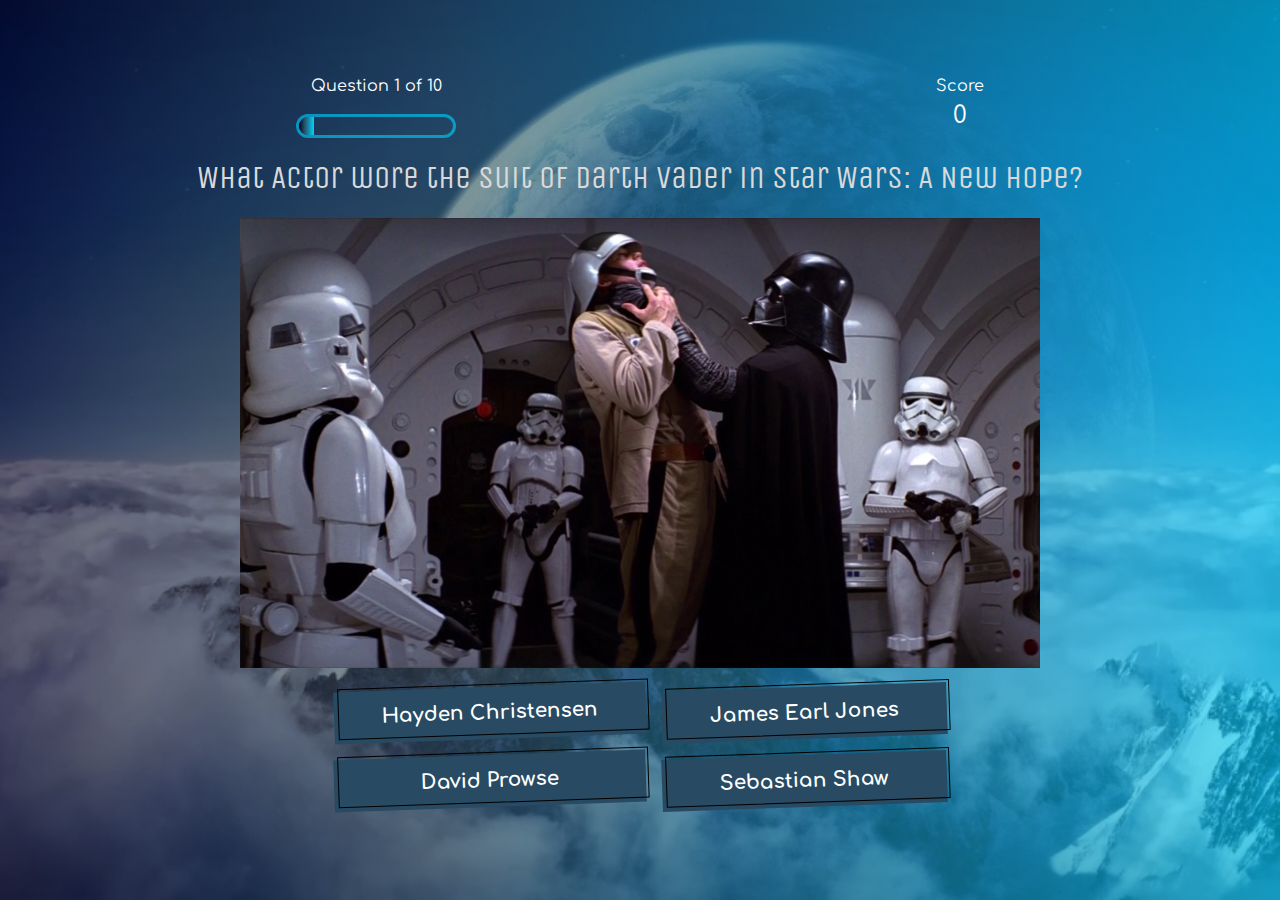
<file: quiz.html>
<!DOCTYPE html>
<html lang="en">

<head>
    <meta charset="UTF-8">
    <meta http-equiv="X-UA-Compatible" content="IE=edge">
    <meta name="viewport" content="width=device-width, initial-scale=1.0">
    <meta name="description" content="Sci-Fi Movie Quiz">
    <meta name="keywords"
    content="science fiction, movies, quiz, game, geek, nerd, scifi, film">
    <link rel="stylesheet" href="assets/css/style.css">
    <title>Home Page</title>
    <link rel="icon" type="image/x-icon" href="/assets/media/favicon-32x32.png">
    <style>
        @import url('https://fonts.googleapis.com/css2?family=Unica+One&display=swap');
        @import url('https://fonts.googleapis.com/css2?family=Comfortaa&family=Montserrat&family=Unica+One&display=swap');
    </style>
</head>
<body class="home-body">
    <!-- Add hide class to hide container on start quiz -->
    <div class="container hide" id="question-container">
        <!-- score area for progress bar and score tally -->
        <div id="score-area">
            <div class="score-area-item">
                <p id="progress-text" class="score-area-prefix">Question #</p>
                <div id="progress-bar">
                    <div id="progress-bar-full"></div>
                </div>
            </div>
            <div class="score-area-item">
                <p class="score-area-prefix">Score</p>
                <div class="score-main-text" id="score">0</div>
            </div>
        </div>
        <!-- Place holder structure for questions injected by JS script -->
        <div id="question">Here is a Question? </div>
        <div class="img-box" id="image-box"></div>
        <div id="answer" class="answer-container">
            <p class="choice-num">1.</p>
            <p class="choice-text">This is answer 1</p>
        </div>
        <div class="ctrl-buttons">
            <button id="next-btn" class="btn" aria-label="brings you to the next question">Next</button>
        </div>
    </div>
    <!-- link to all JS pages that interact with elements on page -->
    <script src="assets/js/script.js"></script>
    <script src="assets/js/quiz.js"></script>
    <footer>
    </footer>
</body>

</html>
</file>
<file: assets/css/style.css>
/* Table of Contents  

1. Global Styles
    1.1 CSS Reset 
    1.2 Variables
2. Typography
3. Page Styles 
    3.1 Home Page Styles
    3.2 Quiz Page Styles 
    3.3 End Page Styles 
    3.4 Global Styles 
4. Utilities
    4.1 Buttons 
5. Media Queries 

*/

/*  ================
    1. global styles
    ================ */

/* === 1.1 CSS Reset === */
/* CSS Reset by Andy Bell - See README */

/* Box sizing rules */
*,
*::before,
*::after {
    box-sizing: border-box;
}

/* Remove default margin */
body,
h1,
h2,
h3,
h4,
p,
figure,
blockquote,
dl,
dd {
    margin: 0;
}

/* Remove list styles on ul, ol elements with a list role, which suggests default styling will be removed */
ul[role='list'],
ol[role='list'] {
    list-style: none;
}

/* Set core root defaults */
html:focus-within {
    scroll-behavior: smooth;
}

/* Set core body defaults */
body {
    min-height: 100vh;
    text-rendering: optimizeSpeed;
    line-height: 1.5;
    background: var(--background);
}

/* A elements that don't have a class get default styles */
a:not([class]) {
    text-decoration-skip-ink: auto;
}

/* Make images easier to work with */
img,
picture {
    max-width: 100%;
    display: block;
}

/* Inherit fonts for inputs and buttons */
input,
button,
textarea,
select {
    font: inherit;
}

/* Remove all animations, transitions and smooth scroll for people that prefer not to see them */
@media (prefers-reduced-motion: reduce) {
    html:focus-within {
        scroll-behavior: auto;
    }

    *,
    *::before,
    *::after {
        animation-duration: 0.01ms !important;
        animation-iteration-count: 1 !important;
        transition-duration: 0.01ms !important;
        scroll-behavior: auto !important;
    }
}

/* === 1.2 Variables  */


/* styling presets saved as root variables */
:root {

    --ff-prim: "Unica One", sans-serif;
    --ff-sec: "Comfortaa", sans-serif;

    --background: rgb(2, 0, 36);
    --background-sec: rgb(40, 75, 99);
    --background-ter: rgb(53, 53, 53);

    --clr-prim: rgb(217, 217, 217);
    --clr-sec: rgb(255, 255, 255);

    --fs-300: 0.875rem;
    --fs-400: 1rem;
    --fs-500: 1.5rem;
    --fs-700: 1.75rem;
    --fs-900: 2.5rem;

    --fw-400: 500;
    --fw-700: 700;
    --fw-900: 900;
}

/*  =============
    2. typography 
    ============= */
h1,
h2 {
    font-family: var(--ff-prim);
    color: Var(--clr-prim);
}

/* clamp sets responsive font size (Min value, preferred value, max value */

h1 {
    font-size: clamp(1rem, 1rem + 10vw, 4rem);
}

h2 {
    font-size: clamp(.75rem, 1rem + 10vw, 3rem);
}

p {
    font-family: var(--ff-sec);
    font-size: clamp(.5rem, .5rem + 10vw, 1rem);
    color: var(--clr-sec);
}

#question {
    font-size: 1.5rem;
    font-family: var(--ff-prim);
    color: Var(--clr-prim);

}

/*  =============
    3. Page Styles  
    ============= */

/* === 3.1 Home Page Styles  === */

/* Add linear gradient to background image for contrast */

.home-body {
    background: linear-gradient(90deg, rgba(2, 0, 36, 0.6) 0%, rgba(40, 75, 99, 0.6) 35%, rgba(0, 212, 255, 0.6) 100%), url('../media/bg_scifi_img.webp') no-repeat center center;
    background-size: cover;
}

.container {
    width: 100vw;
    height: 100vh;
    display: flex;
    flex-direction: column;
    justify-content: center;
    align-items: center;
    max-width: 80vw;
    margin: 0 auto;
}

.card {
    background-color: rgba(40, 75, 99, 0.75);
    padding: 2rem;
    border-radius: 50px;
}

.home-heading {
    text-align: center;
}

.home-text {
    margin-bottom: 1.5rem;
    text-align: center;
}


/* === 3.2 Quiz Page Styles */

#question {
    margin-bottom: 1rem;
    margin-top: 1rem;
    text-align: center;
}

.choice-num {
    padding: 1.5rem 2rem;
}

.choice-text {
    padding: 1.5rem;
    width: 100%;
}

.answer-container {
    display: grid;
    grid-template-columns: repeat(2, auto);
    gap: 1rem;
    margin: 1.2rem 0;
}

/* score area */
#score-area {
    display: flex;
    justify-content: space-between;
    margin-left: 1rem;
    margin-right: 1rem;
    gap: 5rem;
}

.score-area-prefix {
    text-align: center;
    font-size: 1rem;
}

.score-main-text {
    text-align: center;
    font-family: var(--ff-sec);
    color: var(--clr-sec);
    font-size: 1.5rem;
}

/* creates empty progress bar */
#progress-bar {
    width: 10rem;
    height: 1.5rem;
    border: 0.2rem solid rgba(0, 212, 255, 0.6);
    margin-top: 1rem;
    border-radius: 50px;
    overflow: hidden;
}

/* Sets style for filling of progress bar */
#progress-bar-full {
    height: 100%;
    background: linear-gradient(90deg, rgba(2, 0, 36, 1) 0%, rgba(40, 75, 99, 1) 35%, rgba(0, 212, 255, 1) 100%);
    ;
    width: 0%;
}

.high-score {
    font-size: 1.5rem;
    margin-bottom: 0.5rem;
    margin: 0 auto;
    padding-right: 40px;
}

#high-scores-list {
    font-family: var(--ff-sec);
    color: var(--clr-sec);
    list-style: none;
}


/* === 3.3 End Page Styles */

.end-form-container {
    width: 100%;
    display: flex;
    flex-direction: column;
    align-items: center;
    justify-content: center;
    text-align: center;
    max-width: 30rem;

}

input {
    margin-bottom: 1rem;
    width: 20rem;
    font-family: var(--ff-sec);
    font-size: var(--fs-500);
    text-align: center;
    border: none;
    box-shadow: 0 0.1rem 1.4rem 0 rgba(86, 185, 235, 0.5);
}

input::placeholder {
    color: var(--background);
    font-family: var(--ff-sec);
    font-size: var(--fs-500);
    text-align: center;
}

.end-card {
    background-color: rgba(40, 75, 99, 0.75);
    padding: 2rem;
    border-radius: 50px;
}

.end-card h1 {
    font-size: 2.5rem;
    padding: .75rem;
}

.end-card h2 {
    font-size: 1.5rem;
    padding: .5rem;
}


/* === 3.4 Global Styles === */

.flex-column {
    display: flex;
    flex-direction: column;
}

.flex-center {
    justify-content: center;
    align-items: center;
}

.hide {
    display: none;
}

/* Fits Images to Img Conatiner */
.img-box {
    display: flex;
    position: relative;
    justify-content: center;
    align-items: center;
    margin-bottom: 1.5rem;
    max-width: 64rem;
    margin: 0 auto;
}

.img-box img {
    height: 100%;
    width: 100%;
    object-fit: contain;
}

/* Footer */
footer {
    height: fit-content;

}

.socials {
    list-style: none;
    text-align: center;
    padding: 1rem;
    margin: 0 auto;
}

.socials li {
    display: inline;
}

.socials i {
    font-size: 120%;
    margin: 0;
    color: var(--clr-prim);
}

.socials i:hover {
    color: var(--clr-sec);
}


/*  =============
    4. Utilities 
    ============= */

/* === 4.1 Buttons === */
/* button styling without display flex so that it hides properly from JS sript */
/* (Button by Alpine Daily see read me for credit) */
.btn {
    background-color: var(--background-sec);
    border: 0 solid #E5E7EB;
    box-sizing: border-box;
    color: var(--clr-sec);
    font-family: var(--ff-sec);
    font-size: 1rem;
    font-weight: 700;
    justify-content: center;
    line-height: 1.75rem;
    padding: .2rem 2rem;
    position: relative;
    text-align: center;
    text-decoration: none #000000 solid;
    text-decoration-thickness: auto;
    max-width: 100%;
    position: relative;
    cursor: pointer;
    transform: rotate(-2deg);
    user-select: none;
    -webkit-user-select: none;
    touch-action: manipulation;
    margin-bottom: 1.5rem;
}

.btn:focus {
    outline: 0;
}

.btn:after {
    content: '';
    position: absolute;
    border: 1px solid #000000;
    bottom: 4px;
    left: 4px;
    width: calc(100% - 1px);
    height: calc(100% - 1px);
}

.btn:hover:after {
    bottom: 2px;
    left: 2px;
}

.start-page {
    width: 100vw;
    display: flex;
    flex-direction: column;
    justify-content: center;
    align-items: center;
    max-width: 80vw;
    margin: 0 auto;
    padding: 2rem;

}

/* Answer Choice button (Button by Alpine Daily see read me for credit) */
.choice-btn {
    background-color: var(--background-sec);
    border: 0 solid #E5E7EB;
    box-sizing: border-box;
    color: var(--clr-sec);
    display: flex;
    font-family: var(--ff-sec);
    font-size: 1rem;
    font-weight: 700;
    justify-content: center;
    line-height: 1.75rem;
    padding: .2rem 2rem;
    position: relative;
    text-align: center;
    text-decoration: none #000000 solid;
    text-decoration-thickness: auto;
    width: 100%;
    max-width: 460px;
    position: relative;
    cursor: pointer;
    transform: rotate(-2deg);
    user-select: none;
    -webkit-user-select: none;
    touch-action: manipulation;
}

.choice-btn:focus {
    outline: 0;
}

.choice-btn:after {
    content: '';
    position: absolute;
    border: 1px solid #000000;
    bottom: 4px;
    left: 4px;
    width: calc(100% - 1px);
    height: calc(100% - 1px);
}

.choice-btn:hover:after {
    bottom: 2px;
    left: 2px;
}

/* Next button styling */
.ctrl-buttons {
    display: flex;
    justify-content: center;
}

.correct {
    background-color: green;
}

.wrong {
    background-color: red;
}


/* Media Query for screens larger that 768px */
@media all and (min-width: 768px) {
    .choice-btn {
        padding: .75rem 3rem;
        font-size: 1.25rem;
    }

    h1 {
        font-size: 3.5rem;
    }

    #question {
        font-size: 2rem;
    }

    .img-box {
        height: 50%;
    }

    #score-area {
        display: flex;
        gap: 30em;

    }


}
</file>
